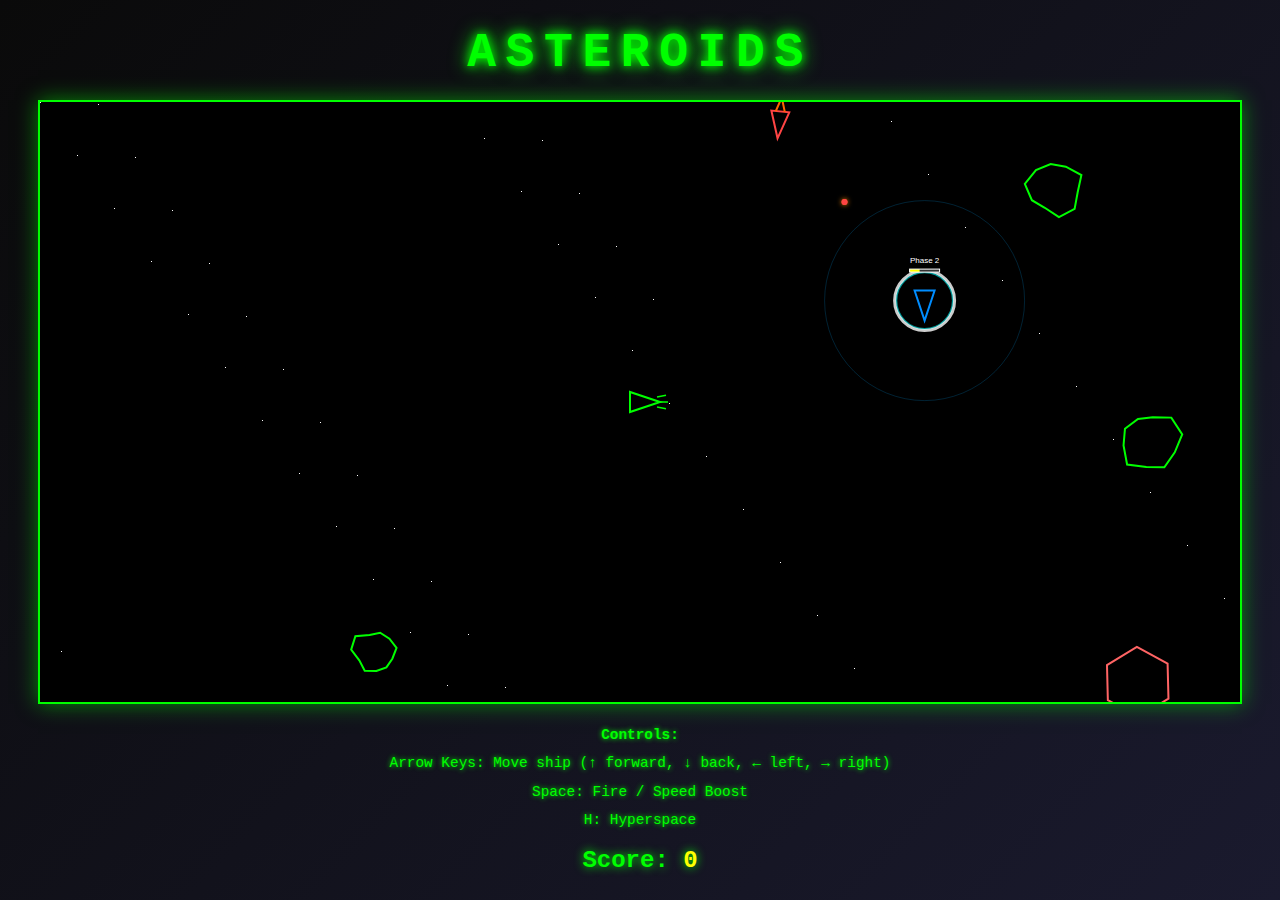
<file: asteroids3/index.html>
<!DOCTYPE html>
<html lang="en">
<head>
    <meta charset="UTF-8">
    <meta name="viewport" content="width=device-width, initial-scale=1.0">
    <title>Asteroids - Arcade Game</title>
    <link rel="stylesheet" href="style.css">
</head>
<body>
    <div class="game-container">
        <h1>ASTEROIDS</h1>
        <canvas id="gameCanvas"></canvas>
        <div class="controls">
            <p><strong>Controls:</strong></p>
            <p>Arrow Keys: Move ship (↑ forward, ↓ back, ← left, → right)</p>
            <p>Space: Fire / Speed Boost</p>
            <p>H: Hyperspace</p>
        </div>
        <div class="score">Score: <span id="score">0</span></div>
    </div>
    <script src="game.js"></script>
</body>
</html>
</file>
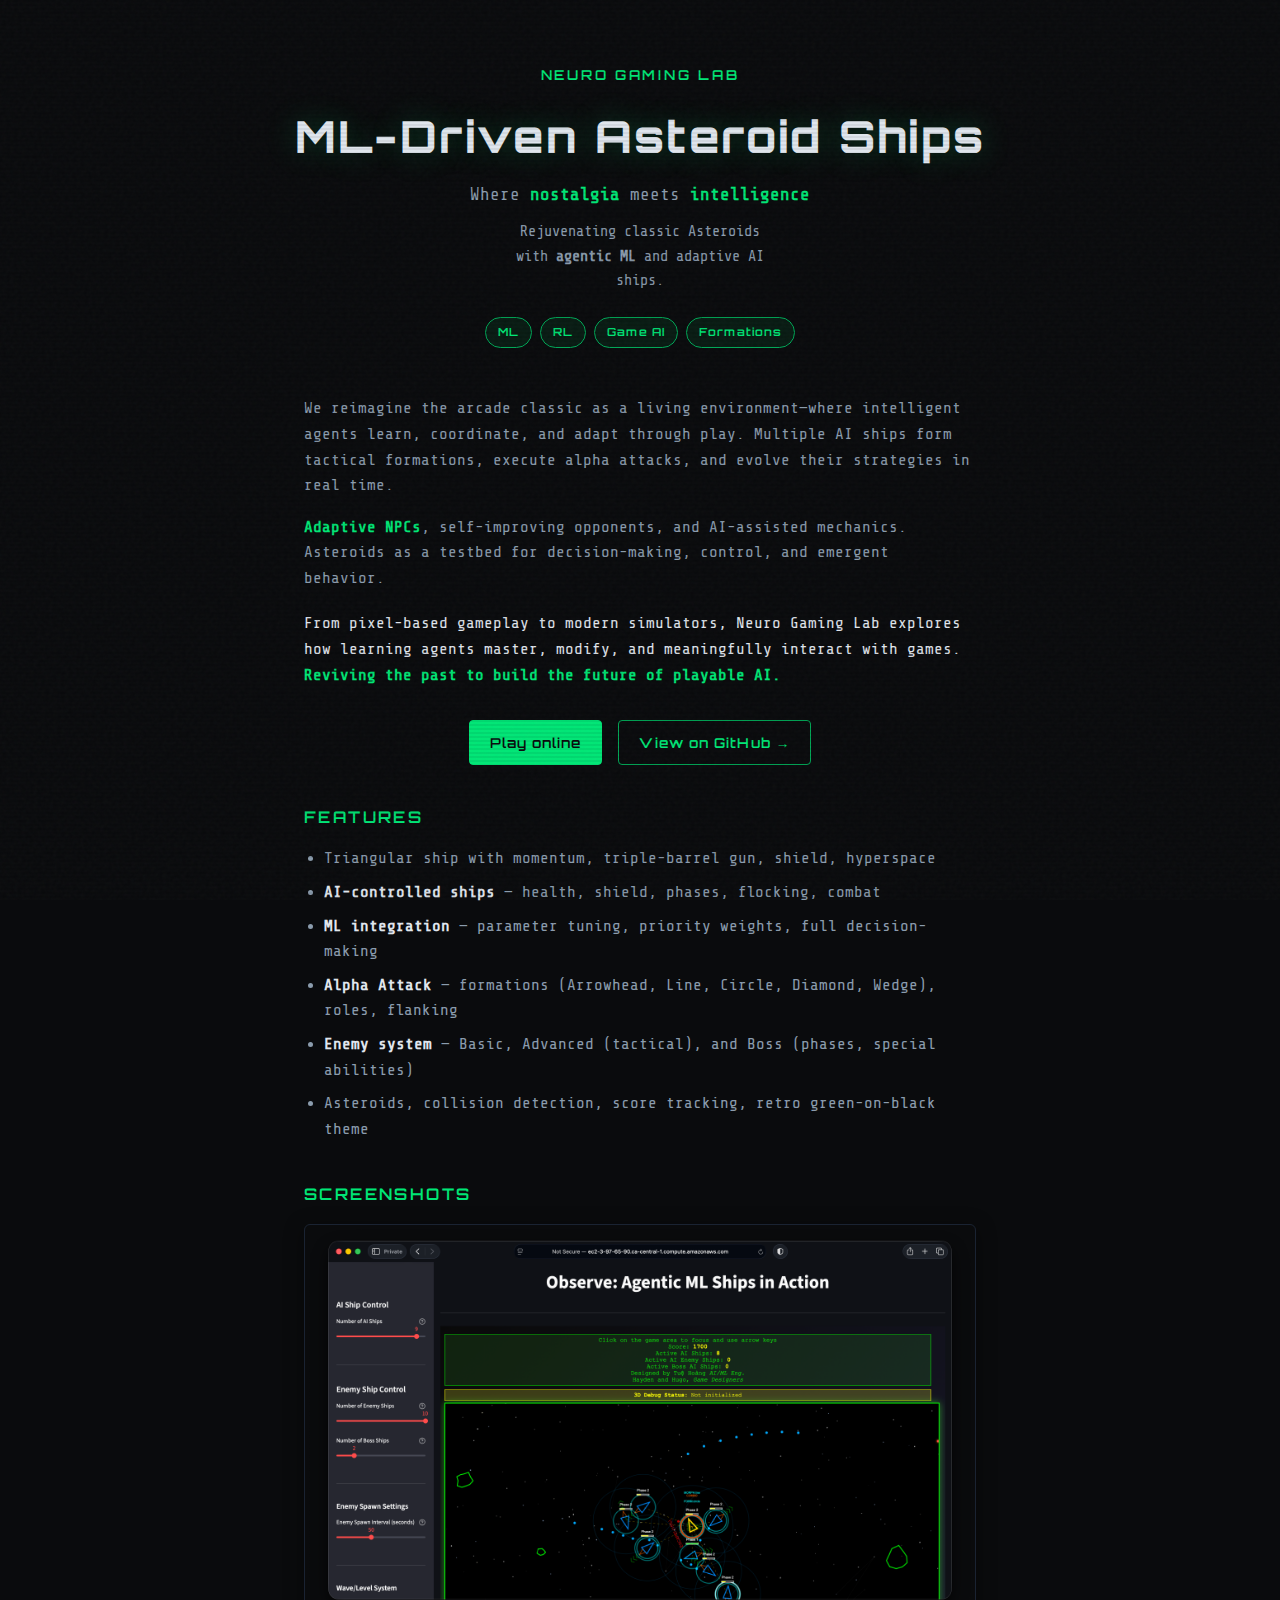
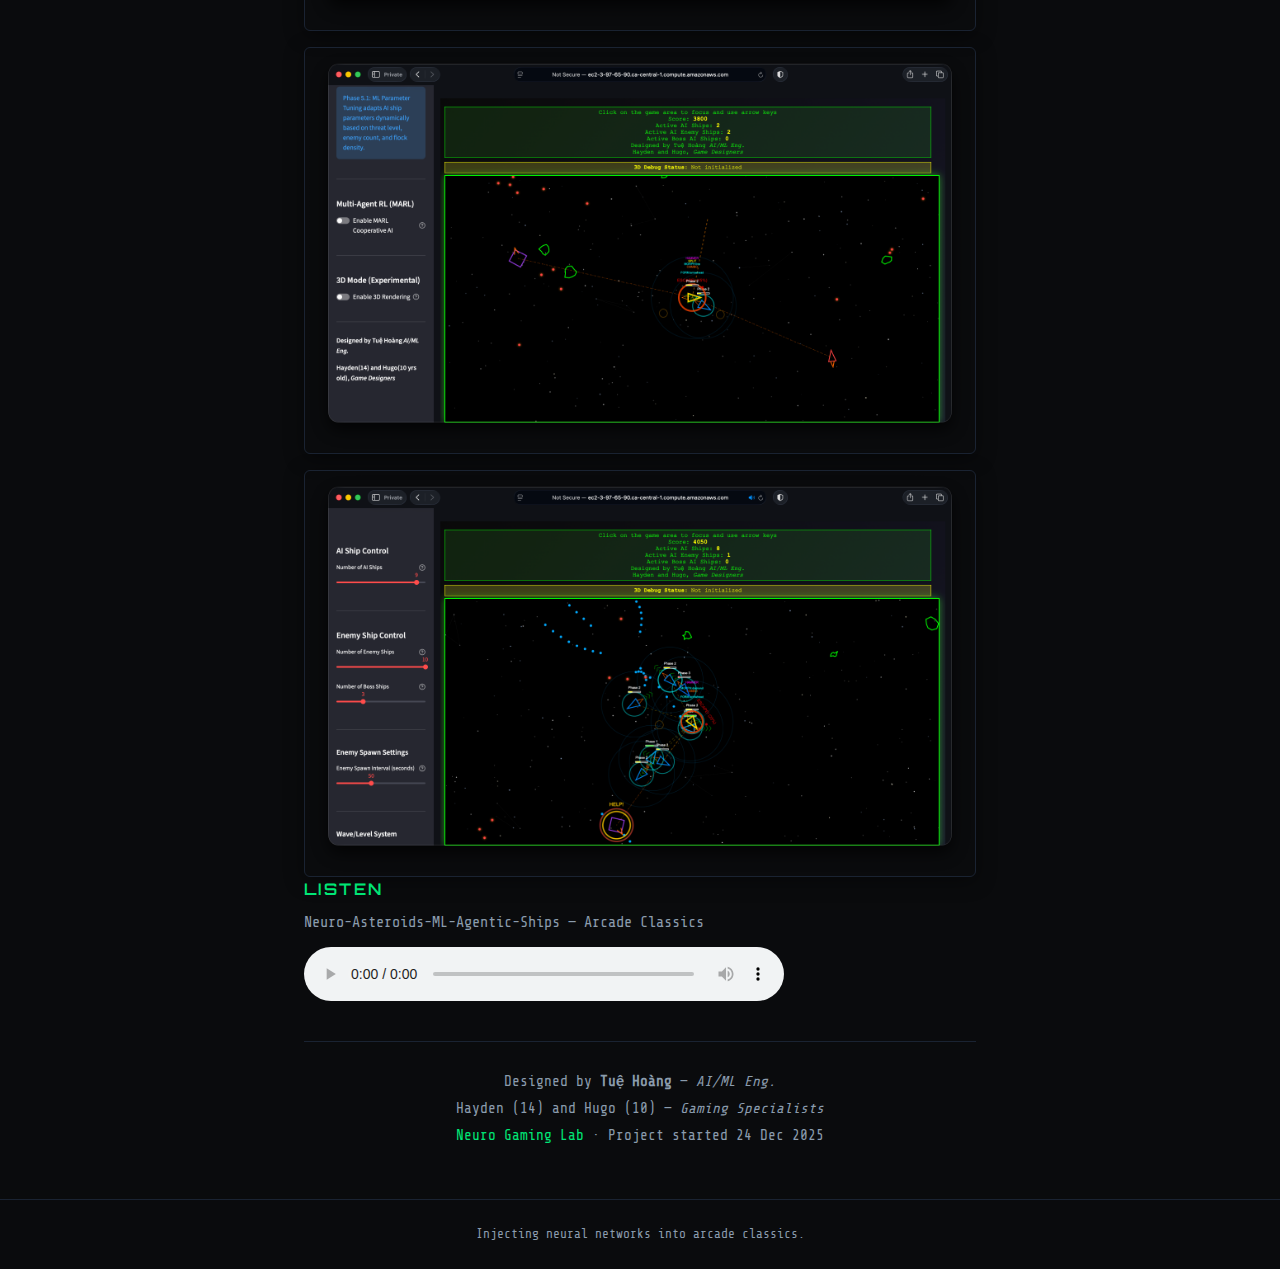
<file: docs/index.html>
<!DOCTYPE html>
<html lang="en">
<head>
  <meta charset="UTF-8">
  <meta name="viewport" content="width=device-width, initial-scale=1">
  <title>ML-Driven Asteroid Ships — Neuro Gaming Lab</title>
  <meta name="description" content="Classic Asteroids with agentic ML–driven AI ships. Formations, coordination, and adaptive tactics in real time.">
  <link rel="stylesheet" href="styles.css">
  <link rel="preconnect" href="https://fonts.googleapis.com">
  <link rel="preconnect" href="https://fonts.gstatic.com" crossorigin>
  <link href="https://fonts.googleapis.com/css2?family=Orbitron:wght@400;600;800&family=Share+Tech+Mono&display=swap" rel="stylesheet">
</head>
<body>
  <div class="scanline" aria-hidden="true"></div>
  <div class="noise" aria-hidden="true"></div>

  <header class="hero">
    <p class="brand">Neuro Gaming Lab</p>
    <h1>ML-Driven Asteroid Ships</h1>
    <p class="tagline">Where <strong>nostalgia</strong> meets <strong>intelligence</strong></p>
    <p class="sub">Rejuvenating classic Asteroids with <strong>agentic ML</strong> and adaptive AI ships.</p>
    <div class="pill-row">
      <span class="pill">ML</span>
      <span class="pill">RL</span>
      <span class="pill">Game AI</span>
      <span class="pill">Formations</span>
    </div>
  </header>

  <main>
    <section class="intro">
      <p>We reimagine the arcade classic as a living environment—where intelligent agents learn, coordinate, and adapt through play. Multiple AI ships form tactical formations, execute alpha attacks, and evolve their strategies in real time.</p>
      <p><strong>Adaptive NPCs</strong>, self-improving opponents, and AI-assisted mechanics. Asteroids as a testbed for decision-making, control, and emergent behavior.</p>
      <p class="closing">From pixel-based gameplay to modern simulators, Neuro Gaming Lab explores how learning agents master, modify, and meaningfully interact with games. <strong>Reviving the past to build the future of playable AI.</strong></p>
    </section>

    <section class="cta">
      <a href="http://ec2-3-97-65-90.ca-central-1.compute.amazonaws.com:8501" class="btn btn-play" target="_blank" rel="noopener">Play online</a>
      <a href="https://github.com/NeuroGamingLab/neuro-asteroids-ml-ships" class="btn btn-gh" target="_blank" rel="noopener">View on GitHub →</a>
    </section>

    <section class="features">
      <h2>Features</h2>
      <ul>
        <li>Triangular ship with momentum, triple-barrel gun, shield, hyperspace</li>
        <li><strong>AI-controlled ships</strong> — health, shield, phases, flocking, combat</li>
        <li><strong>ML integration</strong> — parameter tuning, priority weights, full decision-making</li>
        <li><strong>Alpha Attack</strong> — formations (Arrowhead, Line, Circle, Diamond, Wedge), roles, flanking</li>
        <li><strong>Enemy system</strong> — Basic, Advanced (tactical), and Boss (phases, special abilities)</li>
        <li>Asteroids, collision detection, score tracking, retro green-on-black theme</li>
      </ul>
    </section>

    <section class="screenshots">
      <h2>Screenshots</h2>
      <div class="gallery">
        <img src="images/image.png" alt="Asteroids game — Agentic ML ships in action" width="800" height="450">
        <img src="images/image2.png" alt="Asteroids game — AI ships and combat" width="800" height="450">
        <img src="images/image3.png" alt="Asteroids game — Formations and enemies" width="800" height="450">
      </div>
    </section>

    <section class="audio-section" aria-labelledby="audio-heading">
      <h2 id="audio-heading">Listen</h2>
      <p class="audio-label">Neuro-Asteroids-ML-Agentic-Ships — Arcade Classics</p>
      <audio class="audio-player" controls preload="metadata">
        <!-- GitHub Pages serves LFS pointer, not the file; use media URL for actual audio -->
        <source src="https://media.githubusercontent.com/media/NeuroGamingLab/Neuro-Asteroids-ML-Agentic-Ships/main/docs/audio/AI_Ships_Evolve_Team_Tactics_in_Asteroids.m4a" type="audio/mp4">
        <a href="https://media.githubusercontent.com/media/NeuroGamingLab/Neuro-Asteroids-ML-Agentic-Ships/main/docs/audio/AI_Ships_Evolve_Team_Tactics_in_Asteroids.m4a" class="audio-link" target="_blank" rel="noopener">Download / open audio</a>
      </audio>
    </section>

    <section class="footer-meta">
      <p>Designed by <strong>Tuệ Hoàng</strong> — <em>AI/ML Eng.</em></p>
      <p>Hayden (14) and Hugo (10) — <em>Gaming Specialists</em></p>
      <p><a href="https://neurogaminglab.github.io/Neuro-Gaming-Lab/">Neuro Gaming Lab</a> · Project started 24 Dec 2025</p>
    </section>
  </main>

  <footer class="site-footer">
    <p>Injecting neural networks into arcade classics.</p>
  </footer>
</body>
</html>
</file>
<file: asteroids3/style.css>
* {
    margin: 0;
    padding: 0;
    box-sizing: border-box;
}

body {
    font-family: 'Courier New', monospace;
    background: linear-gradient(135deg, #0a0a0a 0%, #1a1a2e 100%);
    color: #00ff00;
    display: flex;
    justify-content: center;
    align-items: center;
    min-height: 100vh;
    overflow: hidden;
}

.game-container {
    text-align: center;
    padding: 20px;
}

h1 {
    font-size: 3em;
    margin-bottom: 20px;
    text-shadow: 0 0 10px #00ff00, 0 0 20px #00ff00;
    letter-spacing: 0.2em;
}

#gameCanvas {
    border: 2px solid #00ff00;
    background: #000000;
    box-shadow: 0 0 20px rgba(0, 255, 0, 0.5);
    display: block;
    margin: 0 auto;
}

.controls {
    margin-top: 20px;
    font-size: 0.9em;
    line-height: 1.6;
    color: #00ff00;
    text-shadow: 0 0 5px #00ff00;
}

.controls p {
    margin: 5px 0;
}

.score {
    margin-top: 15px;
    font-size: 1.5em;
    font-weight: bold;
    color: #00ff00;
    text-shadow: 0 0 10px #00ff00;
}

#score {
    color: #ffff00;
}
</file>
<file: docs/styles.css>
/* ML-Driven Asteroid Ships — GitHub Pages (Neuro Gaming Lab style) */

:root {
  --bg: #0a0b0d;
  --surface: #0f1115;
  --border: #1a2332;
  --text: #e0e6ed;
  --text-muted: #8b9cad;
  --accent: #00e676;
  --accent-dim: #00a857;
  --glow: rgba(0, 230, 118, 0.25);
  --pill-bg: rgba(0, 230, 118, 0.08);
  --font-display: "Orbitron", sans-serif;
  --font-mono: "Share Tech Mono", monospace;
}

*,
*::before,
*::after {
  box-sizing: border-box;
}

html {
  scroll-behavior: smooth;
}

body {
  margin: 0;
  min-height: 100vh;
  background: var(--bg);
  color: var(--text);
  font-family: var(--font-mono);
  font-size: 1rem;
  line-height: 1.6;
  overflow-x: hidden;
  position: relative;
}

/* Subtle CRT / retro overlay */
.scanline {
  position: fixed;
  inset: 0;
  pointer-events: none;
  z-index: 9999;
  background: repeating-linear-gradient(
    0deg,
    transparent,
    transparent 2px,
    rgba(0, 0, 0, 0.06) 2px,
    rgba(0, 0, 0, 0.06) 4px
  );
}

.noise {
  position: fixed;
  inset: 0;
  pointer-events: none;
  z-index: 9998;
  opacity: 0.03;
  background-image: url("data:image/svg+xml,%3Csvg viewBox='0 0 256 256' xmlns='http://www.w3.org/2000/svg'%3E%3Cfilter id='n'%3E%3CfeTurbulence type='fractalNoise' baseFrequency='0.9' numOctaves='4' stitchTiles='stitch'/%3E%3C/filter%3E%3Crect width='100%25' height='100%25' filter='url(%23n)'/%3E%3C/svg%3E");
}

/* Hero */
.hero {
  text-align: center;
  padding: 4rem 1.5rem 3rem;
  position: relative;
}

.brand {
  font-family: var(--font-display);
  font-size: 0.85rem;
  font-weight: 600;
  letter-spacing: 0.2em;
  text-transform: uppercase;
  color: var(--accent);
  margin: 0 0 1rem;
}

.hero h1 {
  font-family: var(--font-display);
  font-size: clamp(1.75rem, 5vw, 2.75rem);
  font-weight: 800;
  letter-spacing: 0.05em;
  margin: 0 0 0.5rem;
  color: var(--text);
  text-shadow: 0 0 30px var(--glow);
}

.tagline {
  font-size: 1.1rem;
  color: var(--text-muted);
  margin: 0 0 0.75rem;
}

.tagline strong {
  color: var(--accent);
}

.sub {
  font-size: 0.95rem;
  color: var(--text-muted);
  max-width: 32ch;
  margin: 0 auto 1.5rem;
}

.pill-row {
  display: flex;
  flex-wrap: wrap;
  gap: 0.5rem;
  justify-content: center;
}

.pill {
  font-family: var(--font-display);
  font-size: 0.7rem;
  font-weight: 600;
  letter-spacing: 0.1em;
  padding: 0.35rem 0.75rem;
  background: var(--pill-bg);
  color: var(--accent);
  border: 1px solid var(--accent-dim);
  border-radius: 2rem;
}

/* Main content */
main {
  max-width: 720px;
  margin: 0 auto;
  padding: 0 1.5rem 3rem;
}

.intro {
  margin-bottom: 2rem;
}

.intro p {
  margin: 0 0 1rem;
  color: var(--text-muted);
}

.intro .closing {
  margin-top: 1.25rem;
  color: var(--text);
}

.intro strong {
  color: var(--accent);
}

/* CTA buttons */
.cta {
  display: flex;
  flex-wrap: wrap;
  gap: 1rem;
  justify-content: center;
  margin-bottom: 2.5rem;
}

.btn {
  font-family: var(--font-display);
  font-size: 0.85rem;
  font-weight: 600;
  letter-spacing: 0.08em;
  text-decoration: none;
  padding: 0.65rem 1.25rem;
  border-radius: 4px;
  transition: background 0.2s, color 0.2s, box-shadow 0.2s;
}

.btn-play {
  background: var(--accent);
  color: var(--bg);
  border: 1px solid var(--accent);
}

.btn-play:hover {
  background: var(--accent-dim);
  box-shadow: 0 0 20px var(--glow);
}

.btn-gh {
  background: transparent;
  color: var(--accent);
  border: 1px solid var(--accent-dim);
}

.btn-gh:hover {
  background: var(--pill-bg);
  box-shadow: 0 0 15px var(--glow);
}

/* Features list */
.features {
  margin-bottom: 2.5rem;
}

.features h2 {
  font-family: var(--font-display);
  font-size: 1rem;
  font-weight: 600;
  letter-spacing: 0.15em;
  text-transform: uppercase;
  color: var(--accent);
  margin: 0 0 1rem;
}

.features ul {
  margin: 0;
  padding-left: 1.25rem;
  color: var(--text-muted);
}

.features li {
  margin-bottom: 0.5rem;
}

.features strong {
  color: var(--text);
}

/* Screenshots */
.screenshots h2 {
  font-family: var(--font-display);
  font-size: 1rem;
  font-weight: 600;
  letter-spacing: 0.15em;
  text-transform: uppercase;
  color: var(--accent);
  margin: 0 0 1rem;
}

.gallery {
  display: flex;
  flex-direction: column;
  gap: 1rem;
}

.gallery img {
  width: 100%;
  height: auto;
  border: 1px solid var(--border);
  border-radius: 6px;
  box-shadow: 0 4px 20px rgba(0, 0, 0, 0.4);
}

/* Audio section */
.audio-section {
  margin-bottom: 2.5rem;
}

.audio-section h2 {
  font-family: var(--font-display);
  font-size: 1rem;
  font-weight: 600;
  letter-spacing: 0.15em;
  text-transform: uppercase;
  color: var(--accent);
  margin: 0 0 0.5rem;
}

.audio-label {
  font-size: 0.95rem;
  color: var(--text-muted);
  margin: 0 0 0.75rem;
}

.audio-player {
  display: block;
  width: 100%;
  max-width: 480px;
  margin-top: 0.5rem;
}

.audio-link {
  color: var(--accent);
  font-size: 0.9rem;
}

/* Footer meta */
.footer-meta {
  margin-top: 2rem;
  padding-top: 1.5rem;
  border-top: 1px solid var(--border);
  text-align: center;
  font-size: 0.9rem;
  color: var(--text-muted);
}

.footer-meta p {
  margin: 0.25rem 0;
}

.footer-meta a {
  color: var(--accent);
  text-decoration: none;
}

.footer-meta a:hover {
  text-decoration: underline;
}

.site-footer {
  text-align: center;
  padding: 1.5rem;
  font-size: 0.8rem;
  color: var(--text-muted);
  border-top: 1px solid var(--border);
}

.site-footer p {
  margin: 0;
}
</file>
